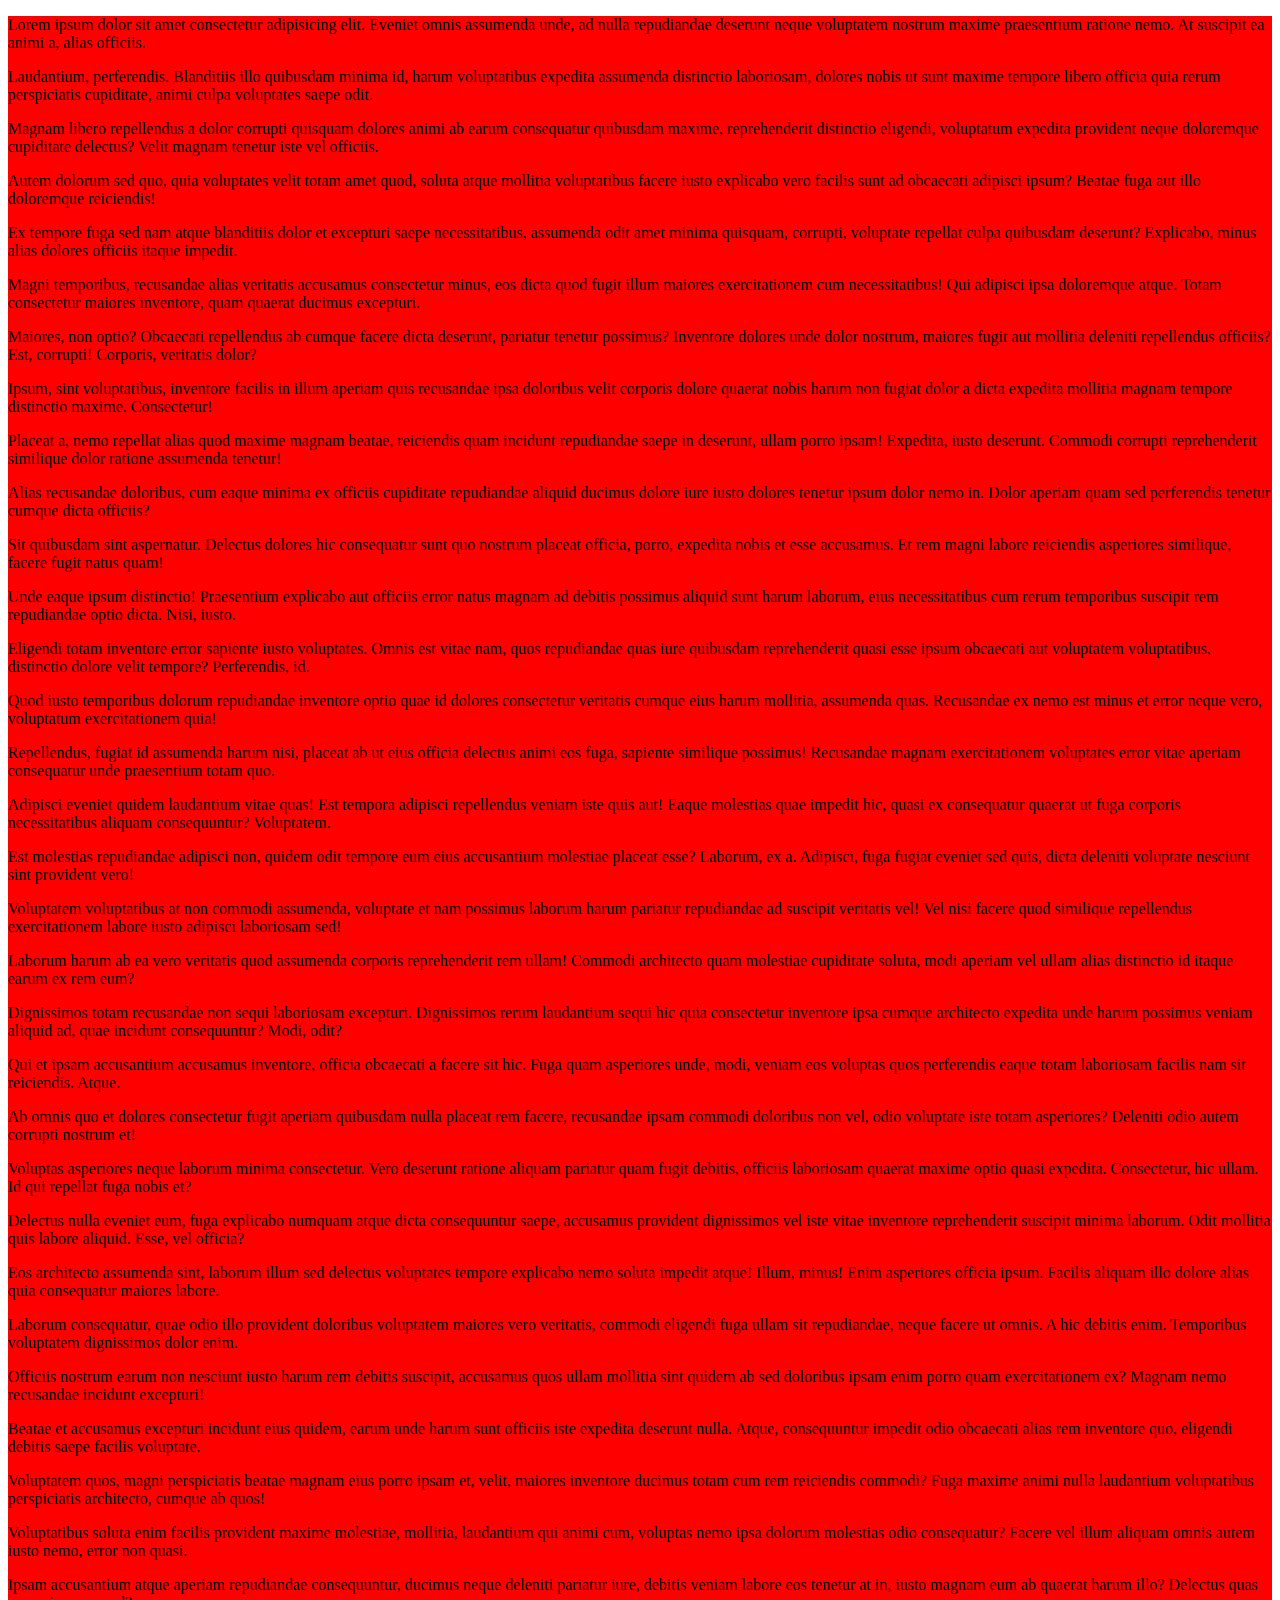
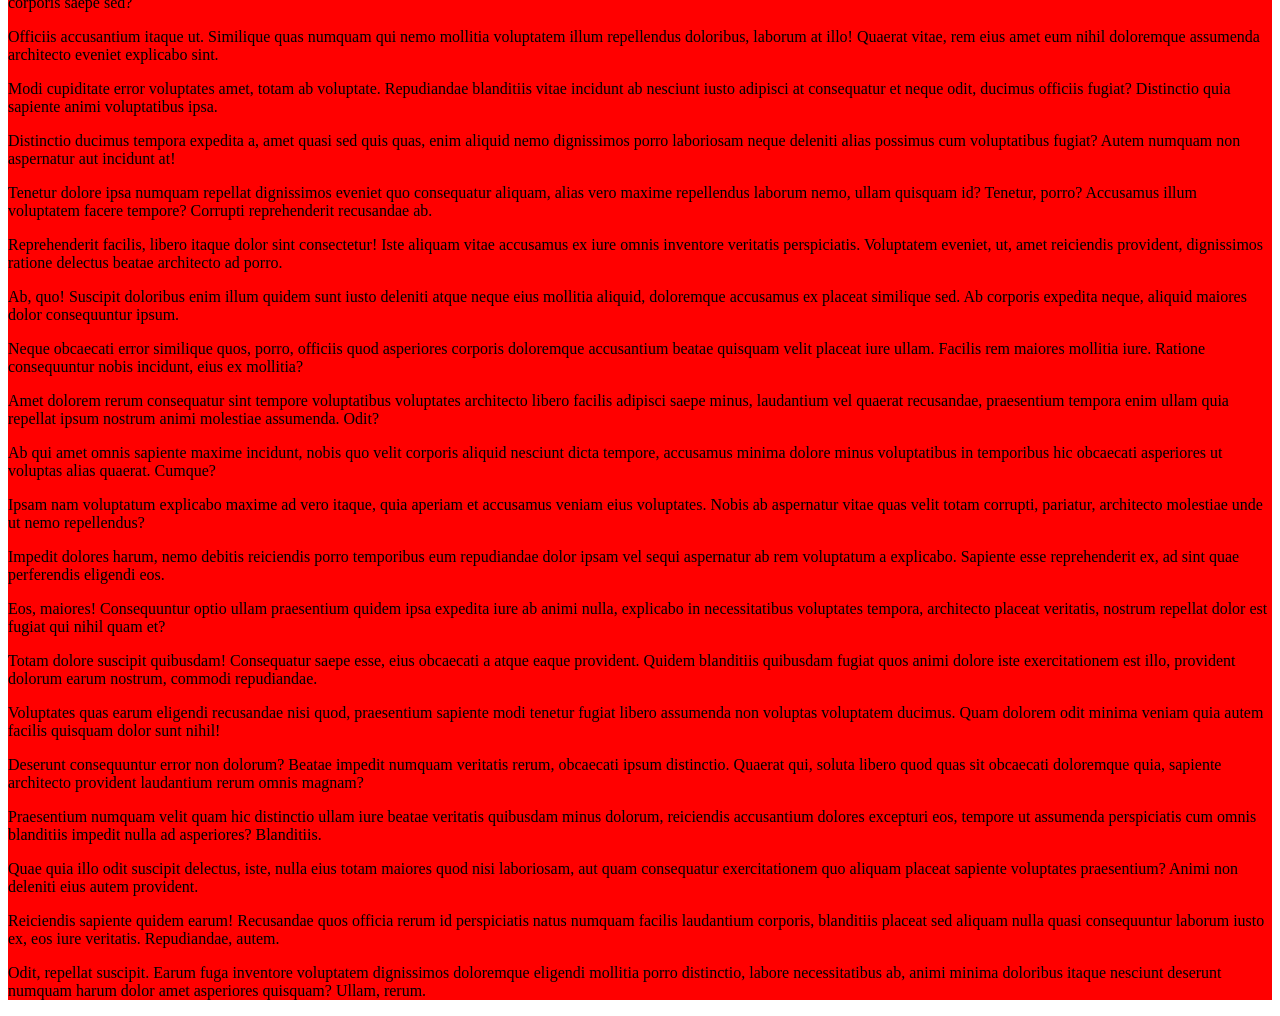
<file: Modulo 2-leccion 05-ejercicio-04-pair-15/index.html>
<!DOCTYPE html>
<html lang="en">

<head>
    <meta charset="UTF-8">
    <meta name="viewport" content="width=device-width, initial-scale=1.0">
    <link rel="stylesheet" href="./styles.css">
    <title>Document</title>
</head>

<body>

    <div class="text">
        <p>Lorem ipsum dolor sit amet consectetur adipisicing elit. Eveniet omnis assumenda unde, ad nulla repudiandae
            deserunt neque voluptatem nostrum maxime praesentium ratione nemo. At suscipit ea animi a, alias officiis.
        </p>
        <p>Laudantium, perferendis. Blanditiis illo quibusdam minima id, harum voluptatibus expedita assumenda
            distinctio laboriosam, dolores nobis ut sunt maxime tempore libero officia quia rerum perspiciatis
            cupiditate, animi culpa voluptates saepe odit.</p>
        <p>Magnam libero repellendus a dolor corrupti quisquam dolores animi ab earum consequatur quibusdam maxime,
            reprehenderit distinctio eligendi, voluptatum expedita provident neque doloremque cupiditate delectus? Velit
            magnam tenetur iste vel officiis.</p>
        <p>Autem dolorum sed quo, quia voluptates velit totam amet quod, soluta atque mollitia voluptatibus facere iusto
            explicabo vero facilis sunt ad obcaecati adipisci ipsum? Beatae fuga aut illo doloremque reiciendis!</p>
        <p>Ex tempore fuga sed nam atque blanditiis dolor et excepturi saepe necessitatibus, assumenda odit amet minima
            quisquam, corrupti, voluptate repellat culpa quibusdam deserunt? Explicabo, minus alias dolores officiis
            itaque impedit.</p>
        <p>Magni temporibus, recusandae alias veritatis accusamus consectetur minus, eos dicta quod fugit illum maiores
            exercitationem cum necessitatibus! Qui adipisci ipsa doloremque atque. Totam consectetur maiores inventore,
            quam quaerat ducimus excepturi.</p>
        <p>Maiores, non optio? Obcaecati repellendus ab cumque facere dicta deserunt, pariatur tenetur possimus?
            Inventore dolores unde dolor nostrum, maiores fugit aut mollitia deleniti repellendus officiis? Est,
            corrupti! Corporis, veritatis dolor?</p>
        <p>Ipsum, sint voluptatibus, inventore facilis in illum aperiam quis recusandae ipsa doloribus velit corporis
            dolore quaerat nobis harum non fugiat dolor a dicta expedita mollitia magnam tempore distinctio maxime.
            Consectetur!</p>
        <p>Placeat a, nemo repellat alias quod maxime magnam beatae, reiciendis quam incidunt repudiandae saepe in
            deserunt, ullam porro ipsam! Expedita, iusto deserunt. Commodi corrupti reprehenderit similique dolor
            ratione assumenda tenetur!</p>
        <p>Alias recusandae doloribus, cum eaque minima ex officiis cupiditate repudiandae aliquid ducimus dolore iure
            iusto dolores tenetur ipsum dolor nemo in. Dolor aperiam quam sed perferendis tenetur cumque dicta officiis?
        </p>
        <p>Sit quibusdam sint aspernatur. Delectus dolores hic consequatur sunt quo nostrum placeat officia, porro,
            expedita nobis et esse accusamus. Et rem magni labore reiciendis asperiores similique, facere fugit natus
            quam!</p>
        <p>Unde eaque ipsum distinctio! Praesentium explicabo aut officiis error natus magnam ad debitis possimus
            aliquid sunt harum laborum, eius necessitatibus cum rerum temporibus suscipit rem repudiandae optio dicta.
            Nisi, iusto.</p>
        <p>Eligendi totam inventore error sapiente iusto voluptates. Omnis est vitae nam, quos repudiandae quas iure
            quibusdam reprehenderit quasi esse ipsum obcaecati aut voluptatem voluptatibus, distinctio dolore velit
            tempore? Perferendis, id.</p>
        <p>Quod iusto temporibus dolorum repudiandae inventore optio quae id dolores consectetur veritatis cumque eius
            harum mollitia, assumenda quas. Recusandae ex nemo est minus et error neque vero, voluptatum exercitationem
            quia!</p>
        <p>Repellendus, fugiat id assumenda harum nisi, placeat ab ut eius officia delectus animi eos fuga, sapiente
            similique possimus! Recusandae magnam exercitationem voluptates error vitae aperiam consequatur unde
            praesentium totam quo.</p>
        <p>Adipisci eveniet quidem laudantium vitae quas! Est tempora adipisci repellendus veniam iste quis aut! Eaque
            molestias quae impedit hic, quasi ex consequatur quaerat ut fuga corporis necessitatibus aliquam
            consequuntur? Voluptatem.</p>
        <p>Est molestias repudiandae adipisci non, quidem odit tempore eum eius accusantium molestiae placeat esse?
            Laborum, ex a. Adipisci, fuga fugiat eveniet sed quis, dicta deleniti voluptate nesciunt sint provident
            vero!</p>
        <p>Voluptatem voluptatibus at non commodi assumenda, voluptate et nam possimus laborum harum pariatur
            repudiandae ad suscipit veritatis vel! Vel nisi facere quod similique repellendus exercitationem labore
            iusto adipisci laboriosam sed!</p>
        <p>Laborum harum ab ea vero veritatis quod assumenda corporis reprehenderit rem ullam! Commodi architecto quam
            molestiae cupiditate soluta, modi aperiam vel ullam alias distinctio id itaque earum ex rem eum?</p>
        <p>Dignissimos totam recusandae non sequi laboriosam excepturi. Dignissimos rerum laudantium sequi hic quia
            consectetur inventore ipsa cumque architecto expedita unde harum possimus veniam aliquid ad, quae incidunt
            consequuntur? Modi, odit?</p>
        <p>Qui et ipsam accusantium accusamus inventore, officia obcaecati a facere sit hic. Fuga quam asperiores unde,
            modi, veniam eos voluptas quos perferendis eaque totam laboriosam facilis nam sit reiciendis. Atque.</p>
        <p>Ab omnis quo et dolores consectetur fugit aperiam quibusdam nulla placeat rem facere, recusandae ipsam
            commodi doloribus non vel, odio voluptate iste totam asperiores? Deleniti odio autem corrupti nostrum et!
        </p>
        <p>Voluptas asperiores neque laborum minima consectetur. Vero deserunt ratione aliquam pariatur quam fugit
            debitis, officiis laboriosam quaerat maxime optio quasi expedita. Consectetur, hic ullam. Id qui repellat
            fuga nobis et?</p>
        <p>Delectus nulla eveniet eum, fuga explicabo numquam atque dicta consequuntur saepe, accusamus provident
            dignissimos vel iste vitae inventore reprehenderit suscipit minima laborum. Odit mollitia quis labore
            aliquid. Esse, vel officia?</p>
        <p>Eos architecto assumenda sint, laborum illum sed delectus voluptates tempore explicabo nemo soluta impedit
            atque! Illum, minus! Enim asperiores officia ipsum. Facilis aliquam illo dolore alias quia consequatur
            maiores labore.</p>
        <p>Laborum consequatur, quae odio illo provident doloribus voluptatem maiores vero veritatis, commodi eligendi
            fuga ullam sit repudiandae, neque facere ut omnis. A hic debitis enim. Temporibus voluptatem dignissimos
            dolor enim.</p>
        <p>Officiis nostrum earum non nesciunt iusto harum rem debitis suscipit, accusamus quos ullam mollitia sint
            quidem ab sed doloribus ipsam enim porro quam exercitationem ex? Magnam nemo recusandae incidunt excepturi!
        </p>
        <p>Beatae et accusamus excepturi incidunt eius quidem, earum unde harum sunt officiis iste expedita deserunt
            nulla. Atque, consequuntur impedit odio obcaecati alias rem inventore quo, eligendi debitis saepe facilis
            voluptate.</p>
        <p>Voluptatem quos, magni perspiciatis beatae magnam eius porro ipsam et, velit, maiores inventore ducimus totam
            cum rem reiciendis commodi? Fuga maxime animi nulla laudantium voluptatibus perspiciatis architecto, cumque
            ab quos!</p>
        <p>Voluptatibus soluta enim facilis provident maxime molestiae, mollitia, laudantium qui animi cum, voluptas
            nemo ipsa dolorum molestias odio consequatur? Facere vel illum aliquam omnis autem iusto nemo, error non
            quasi.</p>
        <p>Ipsam accusantium atque aperiam repudiandae consequuntur, ducimus neque deleniti pariatur iure, debitis
            veniam labore eos tenetur at in, iusto magnam eum ab quaerat harum illo? Delectus quas corporis saepe sed?
        </p>
        <p>Officiis accusantium itaque ut. Similique quas numquam qui nemo mollitia voluptatem illum repellendus
            doloribus, laborum at illo! Quaerat vitae, rem eius amet eum nihil doloremque assumenda architecto eveniet
            explicabo sint.</p>
        <p>Modi cupiditate error voluptates amet, totam ab voluptate. Repudiandae blanditiis vitae incidunt ab nesciunt
            iusto adipisci at consequatur et neque odit, ducimus officiis fugiat? Distinctio quia sapiente animi
            voluptatibus ipsa.</p>
        <p>Distinctio ducimus tempora expedita a, amet quasi sed quis quas, enim aliquid nemo dignissimos porro
            laboriosam neque deleniti alias possimus cum voluptatibus fugiat? Autem numquam non aspernatur aut incidunt
            at!</p>
        <p>Tenetur dolore ipsa numquam repellat dignissimos eveniet quo consequatur aliquam, alias vero maxime
            repellendus laborum nemo, ullam quisquam id? Tenetur, porro? Accusamus illum voluptatem facere tempore?
            Corrupti reprehenderit recusandae ab.</p>
        <p>Reprehenderit facilis, libero itaque dolor sint consectetur! Iste aliquam vitae accusamus ex iure omnis
            inventore veritatis perspiciatis. Voluptatem eveniet, ut, amet reiciendis provident, dignissimos ratione
            delectus beatae architecto ad porro.</p>
        <p>Ab, quo! Suscipit doloribus enim illum quidem sunt iusto deleniti atque neque eius mollitia aliquid,
            doloremque accusamus ex placeat similique sed. Ab corporis expedita neque, aliquid maiores dolor
            consequuntur ipsum.</p>
        <p>Neque obcaecati error similique quos, porro, officiis quod asperiores corporis doloremque accusantium beatae
            quisquam velit placeat iure ullam. Facilis rem maiores mollitia iure. Ratione consequuntur nobis incidunt,
            eius ex mollitia?</p>
        <p>Amet dolorem rerum consequatur sint tempore voluptatibus voluptates architecto libero facilis adipisci saepe
            minus, laudantium vel quaerat recusandae, praesentium tempora enim ullam quia repellat ipsum nostrum animi
            molestiae assumenda. Odit?</p>
        <p>Ab qui amet omnis sapiente maxime incidunt, nobis quo velit corporis aliquid nesciunt dicta tempore,
            accusamus minima dolore minus voluptatibus in temporibus hic obcaecati asperiores ut voluptas alias quaerat.
            Cumque?</p>
        <p>Ipsam nam voluptatum explicabo maxime ad vero itaque, quia aperiam et accusamus veniam eius voluptates. Nobis
            ab aspernatur vitae quas velit totam corrupti, pariatur, architecto molestiae unde ut nemo repellendus?</p>
        <p>Impedit dolores harum, nemo debitis reiciendis porro temporibus eum repudiandae dolor ipsam vel sequi
            aspernatur ab rem voluptatum a explicabo. Sapiente esse reprehenderit ex, ad sint quae perferendis eligendi
            eos.</p>
        <p>Eos, maiores! Consequuntur optio ullam praesentium quidem ipsa expedita iure ab animi nulla, explicabo in
            necessitatibus voluptates tempora, architecto placeat veritatis, nostrum repellat dolor est fugiat qui nihil
            quam et?</p>
        <p>Totam dolore suscipit quibusdam! Consequatur saepe esse, eius obcaecati a atque eaque provident. Quidem
            blanditiis quibusdam fugiat quos animi dolore iste exercitationem est illo, provident dolorum earum nostrum,
            commodi repudiandae.</p>
        <p>Voluptates quas earum eligendi recusandae nisi quod, praesentium sapiente modi tenetur fugiat libero
            assumenda non voluptas voluptatem ducimus. Quam dolorem odit minima veniam quia autem facilis quisquam dolor
            sunt nihil!</p>
        <p>Deserunt consequuntur error non dolorum? Beatae impedit numquam veritatis rerum, obcaecati ipsum distinctio.
            Quaerat qui, soluta libero quod quas sit obcaecati doloremque quia, sapiente architecto provident laudantium
            rerum omnis magnam?</p>
        <p>Praesentium numquam velit quam hic distinctio ullam iure beatae veritatis quibusdam minus dolorum, reiciendis
            accusantium dolores excepturi eos, tempore ut assumenda perspiciatis cum omnis blanditiis impedit nulla ad
            asperiores? Blanditiis.</p>
        <p>Quae quia illo odit suscipit delectus, iste, nulla eius totam maiores quod nisi laboriosam, aut quam
            consequatur exercitationem quo aliquam placeat sapiente voluptates praesentium? Animi non deleniti eius
            autem provident.</p>
        <p>Reiciendis sapiente quidem earum! Recusandae quos officia rerum id perspiciatis natus numquam facilis
            laudantium corporis, blanditiis placeat sed aliquam nulla quasi consequuntur laborum iusto ex, eos iure
            veritatis. Repudiandae, autem.</p>
        <p>Odit, repellat suscipit. Earum fuga inventore voluptatem dignissimos doloremque eligendi mollitia porro
            distinctio, labore necessitatibus ab, animi minima doloribus itaque nesciunt deserunt numquam harum dolor
            amet asperiores quisquam? Ullam, rerum.</p>
    </div>
    <script src="./main.js"></script>
</body>

</html>
</file>
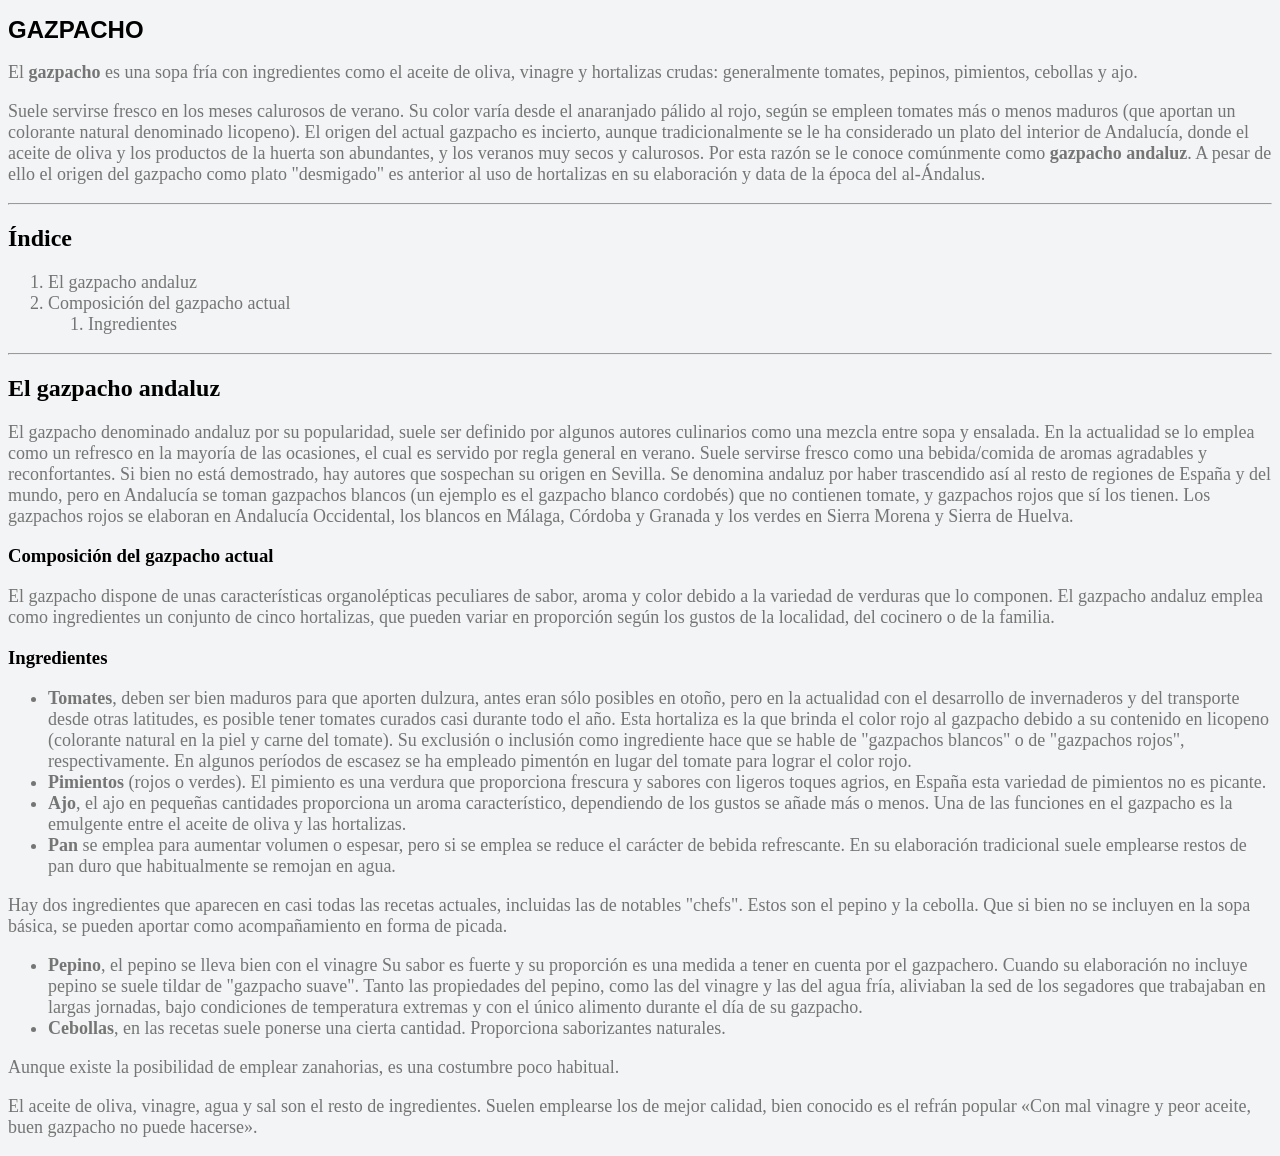
<file: modulo-1-leccion-01-ejercicio-01-gazpacho-marcjanna/index.html>
<!DOCTYPE html>
<html lang="es">
  <head>
    <meta charset="utf-8" />
    <title>Gazpacho - receta</title>
    <link rel="stylesheet" href="style.css" />
  </head>
  <body>
    <h1 class="uppercase">Gazpacho</h1>
    <p>
      El <span class="bold">gazpacho</span> es una sopa fría con ingredientes
      como el aceite de oliva, vinagre y hortalizas crudas: generalmente
      tomates, pepinos, pimientos, cebollas y ajo.
    </p>
    <p>
      Suele servirse fresco en los meses calurosos de verano. Su color varía
      desde el anaranjado pálido al rojo, según se empleen tomates más o menos
      maduros (que aportan un colorante natural denominado licopeno). El origen
      del actual gazpacho es incierto, aunque tradicionalmente se le ha
      considerado un plato del interior de Andalucía, donde el aceite de oliva y
      los productos de la huerta son abundantes, y los veranos muy secos y
      calurosos.​ Por esta razón se le conoce comúnmente como
      <span class="bold">gazpacho andaluz</span>. A pesar de ello el origen del
      gazpacho como plato "desmigado" es anterior al uso de hortalizas en su
      elaboración y data de la época del al-Ándalus.​
    </p>
    <hr />
    <h2>Índice</h2>
    <ol>
      <li>El gazpacho andaluz</li>
      <li>Composición del gazpacho actual</li>
      <ol>
        <li>Ingredientes</li>
      </ol>
    </ol>
    <hr />
    <h2>El gazpacho andaluz</h2>
    <p>
      El gazpacho denominado andaluz por su popularidad, suele ser definido por
      algunos autores culinarios como una mezcla entre sopa y ensalada. En la
      actualidad se lo emplea como un refresco en la mayoría de las ocasiones,
      el cual es servido por regla general en verano. Suele servirse fresco como
      una bebida/comida de aromas agradables y reconfortantes. Si bien no está
      demostrado, hay autores que sospechan su origen en Sevilla. Se denomina
      andaluz por haber trascendido así al resto de regiones de España y del
      mundo, pero en Andalucía se toman gazpachos blancos (un ejemplo es el
      gazpacho blanco cordobés) que no contienen tomate, y gazpachos rojos que
      sí los tienen. Los gazpachos rojos se elaboran en Andalucía Occidental,
      los blancos en Málaga, Córdoba y Granada y los verdes en Sierra Morena y
      Sierra de Huelva.
    </p>
    <h3>Composición del gazpacho actual</h3>
    <p>
      El gazpacho dispone de unas características organolépticas peculiares de
      sabor, aroma y color debido a la variedad de verduras que lo componen. El
      gazpacho andaluz emplea como ingredientes un conjunto de cinco hortalizas,
      que pueden variar en proporción según los gustos de la localidad, del
      cocinero o de la familia.
    </p>
    <h3>Ingredientes</h3>
    <ul>
      <li>
        <span class="bold">Tomates</span>, deben ser bien maduros para que
        aporten dulzura, antes eran sólo posibles en otoño, pero en la
        actualidad con el desarrollo de invernaderos y del transporte desde
        otras latitudes, es posible tener tomates curados casi durante todo el
        año. Esta hortaliza es la que brinda el color rojo al gazpacho debido a
        su contenido en licopeno (colorante natural en la piel y carne del
        tomate). Su exclusión o inclusión como ingrediente hace que se hable de
        "gazpachos blancos" o de "gazpachos rojos", respectivamente. En algunos
        períodos de escasez se ha empleado pimentón en lugar del tomate para
        lograr el color rojo.
      </li>
      <li>
        <span class="bold">Pimientos</span> (rojos o verdes). El pimiento es una
        verdura que proporciona frescura y sabores con ligeros toques agrios, en
        España esta variedad de pimientos no es picante.
      </li>
      <li>
        <span class="bold">Ajo</span>, el ajo en pequeñas cantidades proporciona
        un aroma característico, dependiendo de los gustos se añade más o menos.
        Una de las funciones en el gazpacho es la emulgente entre el aceite de
        oliva y las hortalizas.
      </li>
      <li>
        <span class="bold">Pan</span> se emplea para aumentar volumen o espesar,
        pero si se emplea se reduce el carácter de bebida refrescante. En su
        elaboración tradicional suele emplearse restos de pan duro que
        habitualmente se remojan en agua.
      </li>
    </ul>
    <p>
      Hay dos ingredientes que aparecen en casi todas las recetas actuales,
      incluidas las de notables "chefs". Estos son el pepino y la cebolla. Que
      si bien no se incluyen en la sopa básica, se pueden aportar como
      acompañamiento en forma de picada.
    </p>
    <ul>
      <li>
        <span class="bold">Pepino</span>, el pepino se lleva bien con el vinagre
        Su sabor es fuerte y su proporción es una medida a tener en cuenta por
        el gazpachero. Cuando su elaboración no incluye pepino se suele tildar
        de "gazpacho suave". Tanto las propiedades del pepino, como las del
        vinagre y las del agua fría, aliviaban la sed de los segadores que
        trabajaban en largas jornadas, bajo condiciones de temperatura extremas
        y con el único alimento durante el día de su gazpacho.
      </li>
      <li>
        <span class="bold">Cebollas</span>, en las recetas suele ponerse una
        cierta cantidad. Proporciona saborizantes naturales.
      </li>
    </ul>
    <p>
      Aunque existe la posibilidad de emplear zanahorias, es una costumbre poco
      habitual.
    </p>
    <p>
      El aceite de oliva, vinagre, agua y sal son el resto de ingredientes.
      Suelen emplearse los de mejor calidad, bien conocido es el refrán popular
      «Con mal vinagre y peor aceite, buen gazpacho no puede hacerse».
    </p>
  </body>
</html>
</file>
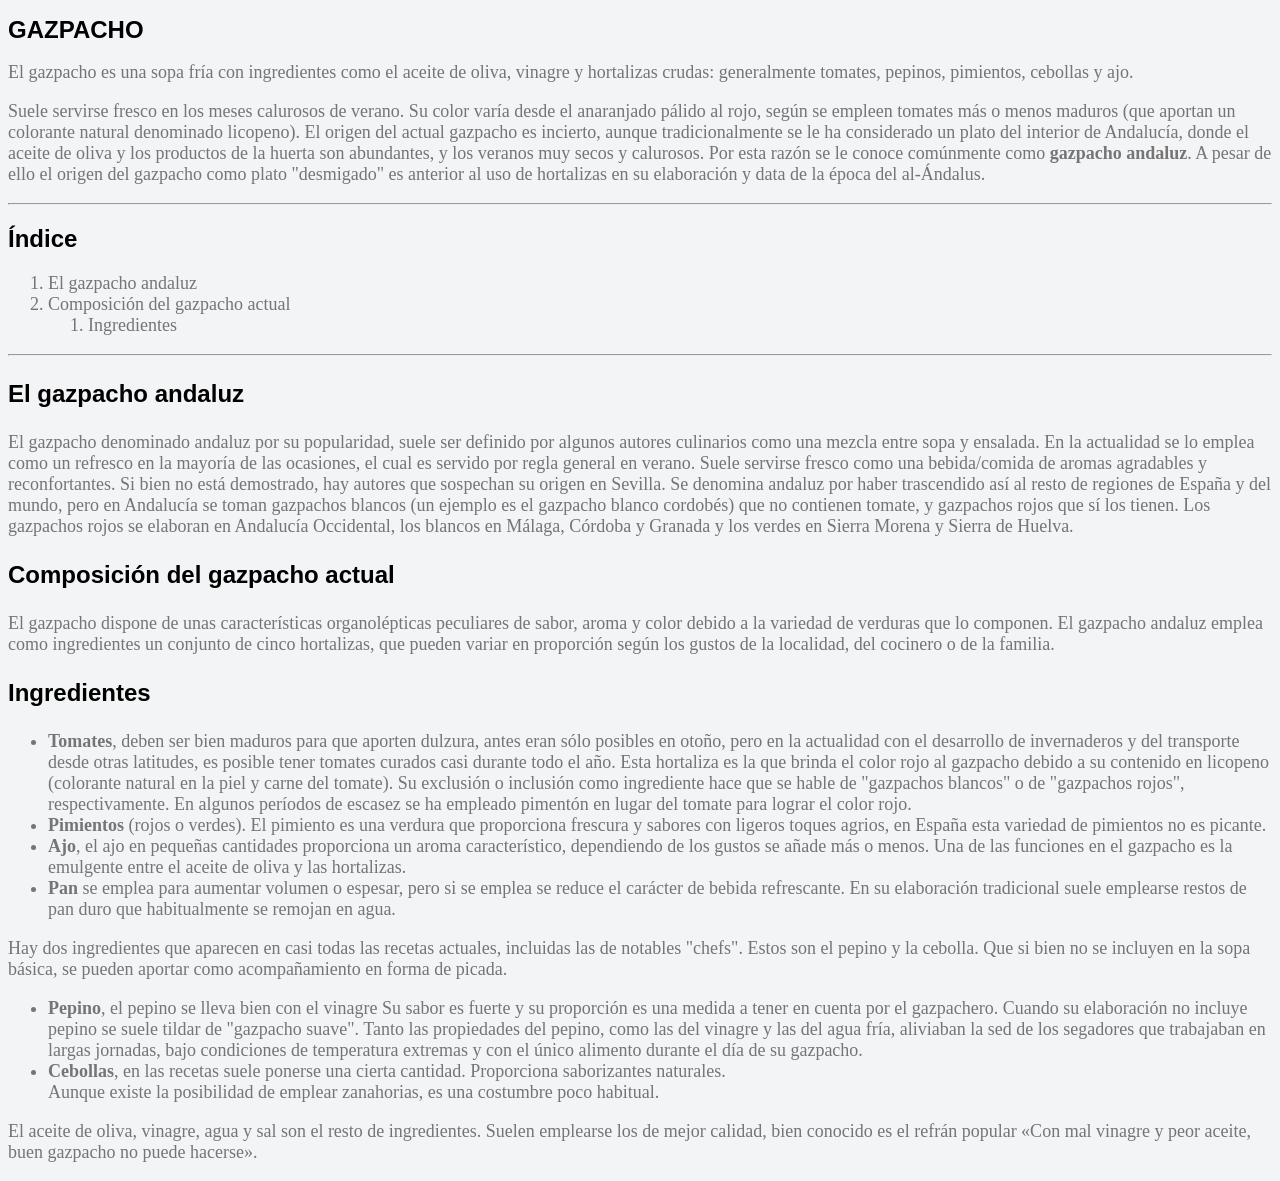
<file: modulo-1-leccion-01-ejercicio-06-Berta/index.html>
<!DOCTYPE html>
<html lang="es">
  <head>
    <meta charset="utf-8" />
    <title>Mi página</title>
    <link rel="stylesheet" href="style.css" />
  </head>
  <body>
    <h1>GAZPACHO</h1>
    <p>El gazpacho es una sopa fría con ingredientes como el aceite de oliva, vinagre y hortalizas crudas: generalmente tomates, pepinos, pimientos, cebollas y ajo.</p>
    <p>Suele servirse fresco en los meses calurosos de verano. Su color varía desde el anaranjado pálido al rojo, según se empleen tomates más o menos maduros (que aportan un colorante natural denominado licopeno).​ El origen del actual gazpacho es incierto, aunque tradicionalmente se le ha considerado un plato del interior de Andalucía, donde el aceite de oliva y los productos de la huerta son abundantes, y los veranos muy secos y calurosos.​ Por esta razón se le conoce comúnmente como <strong>gazpacho andaluz</strong>. A pesar de ello el origen del gazpacho como plato "desmigado" es anterior al uso de hortalizas en su elaboración y data de la época del al-Ándalus.​</p>
    <hr>
    <h2>Índice</h2>
        <ol>
            <li>El gazpacho andaluz</li>
            <li>Composición del gazpacho actual
                <ol>
                    <li>Ingredientes</li>
                </ol>
            </li>
        </ol>
    <hr>
    <h3>El gazpacho andaluz</h3>
    <p>El gazpacho denominado andaluz por su popularidad, suele ser definido por algunos autores culinarios como una mezcla entre sopa y ensalada. En la actualidad se lo emplea como un refresco en la mayoría de las ocasiones, el cual es servido por regla general en verano. Suele servirse fresco como una bebida/comida de aromas agradables y reconfortantes. Si bien no está demostrado, hay autores que sospechan su origen en Sevilla. Se denomina andaluz por haber trascendido así al resto de regiones de España y del mundo, pero en Andalucía se toman gazpachos blancos (un ejemplo es el gazpacho blanco cordobés) que no contienen tomate, y gazpachos rojos que sí los tienen. Los gazpachos rojos se elaboran en Andalucía Occidental, los blancos en Málaga, Córdoba y Granada y los verdes en Sierra Morena y Sierra de Huelva.</p>
    <h3>Composición del gazpacho actual</h3>
    <p>El gazpacho dispone de unas características organolépticas peculiares de sabor, aroma y color debido a la variedad de verduras que lo componen. El gazpacho andaluz emplea como ingredientes un conjunto de cinco hortalizas, que pueden variar en proporción según los gustos de la localidad, del cocinero o de la familia.</p>
    <h3>Ingredientes</h3>
        <ul>
        <li><strong>Tomates</strong>, deben ser bien maduros para que aporten dulzura, antes eran sólo posibles en otoño, pero en la actualidad con el desarrollo de invernaderos y del transporte desde otras latitudes, es posible tener tomates curados casi durante todo el año. Esta hortaliza es la que brinda el color rojo al gazpacho debido a su contenido en licopeno (colorante natural en la piel y carne del tomate). Su exclusión o inclusión como ingrediente hace que se hable de "gazpachos blancos" o de "gazpachos rojos", respectivamente. En algunos períodos de escasez se ha empleado pimentón en lugar del tomate para lograr el color rojo.</li>
        <li><strong>Pimientos</strong> (rojos o verdes). El pimiento es una verdura que proporciona frescura y sabores con ligeros toques agrios, en España esta variedad de pimientos no es picante.</li>
        <li><strong>Ajo</strong>, el ajo en pequeñas cantidades proporciona un aroma característico, dependiendo de los gustos se añade más o menos. Una de las funciones en el gazpacho es la emulgente entre el aceite de oliva y las hortalizas.</li>
        <li><strong>Pan</strong> se emplea para aumentar volumen o espesar, pero si se emplea se reduce el carácter de bebida refrescante. En su elaboración tradicional suele emplearse restos de pan duro que habitualmente se remojan en agua.</li>
    </ul>
    <p>Hay dos ingredientes que aparecen en casi todas las recetas actuales, incluidas las de notables "chefs". Estos son el pepino y la cebolla. Que si bien no se incluyen en la sopa básica, se pueden aportar como acompañamiento en forma de picada.</p>
    <ul>
        <li><strong>Pepino</strong>, el pepino se lleva bien con el vinagre Su sabor es fuerte y su proporción es una medida a tener en cuenta por el gazpachero. Cuando su elaboración no incluye pepino se suele tildar de "gazpacho suave". Tanto las propiedades del pepino, como las del vinagre y las del agua fría, aliviaban la sed de los segadores que trabajaban en largas jornadas, bajo condiciones de temperatura extremas y con el único alimento durante el día de su gazpacho.</li>
        <li><strong>Cebollas</strong>, en las recetas suele ponerse una cierta cantidad. Proporciona saborizantes naturales.
        <br>Aunque existe la posibilidad de emplear zanahorias, es una costumbre poco habitual.</li>
    </ul>
    <p>El aceite de oliva, vinagre, agua y sal son el resto de ingredientes. Suelen emplearse los de mejor calidad, bien conocido es el refrán popular «Con mal vinagre y peor aceite, buen gazpacho no puede hacerse».</p>
</body>
</html>
</file>
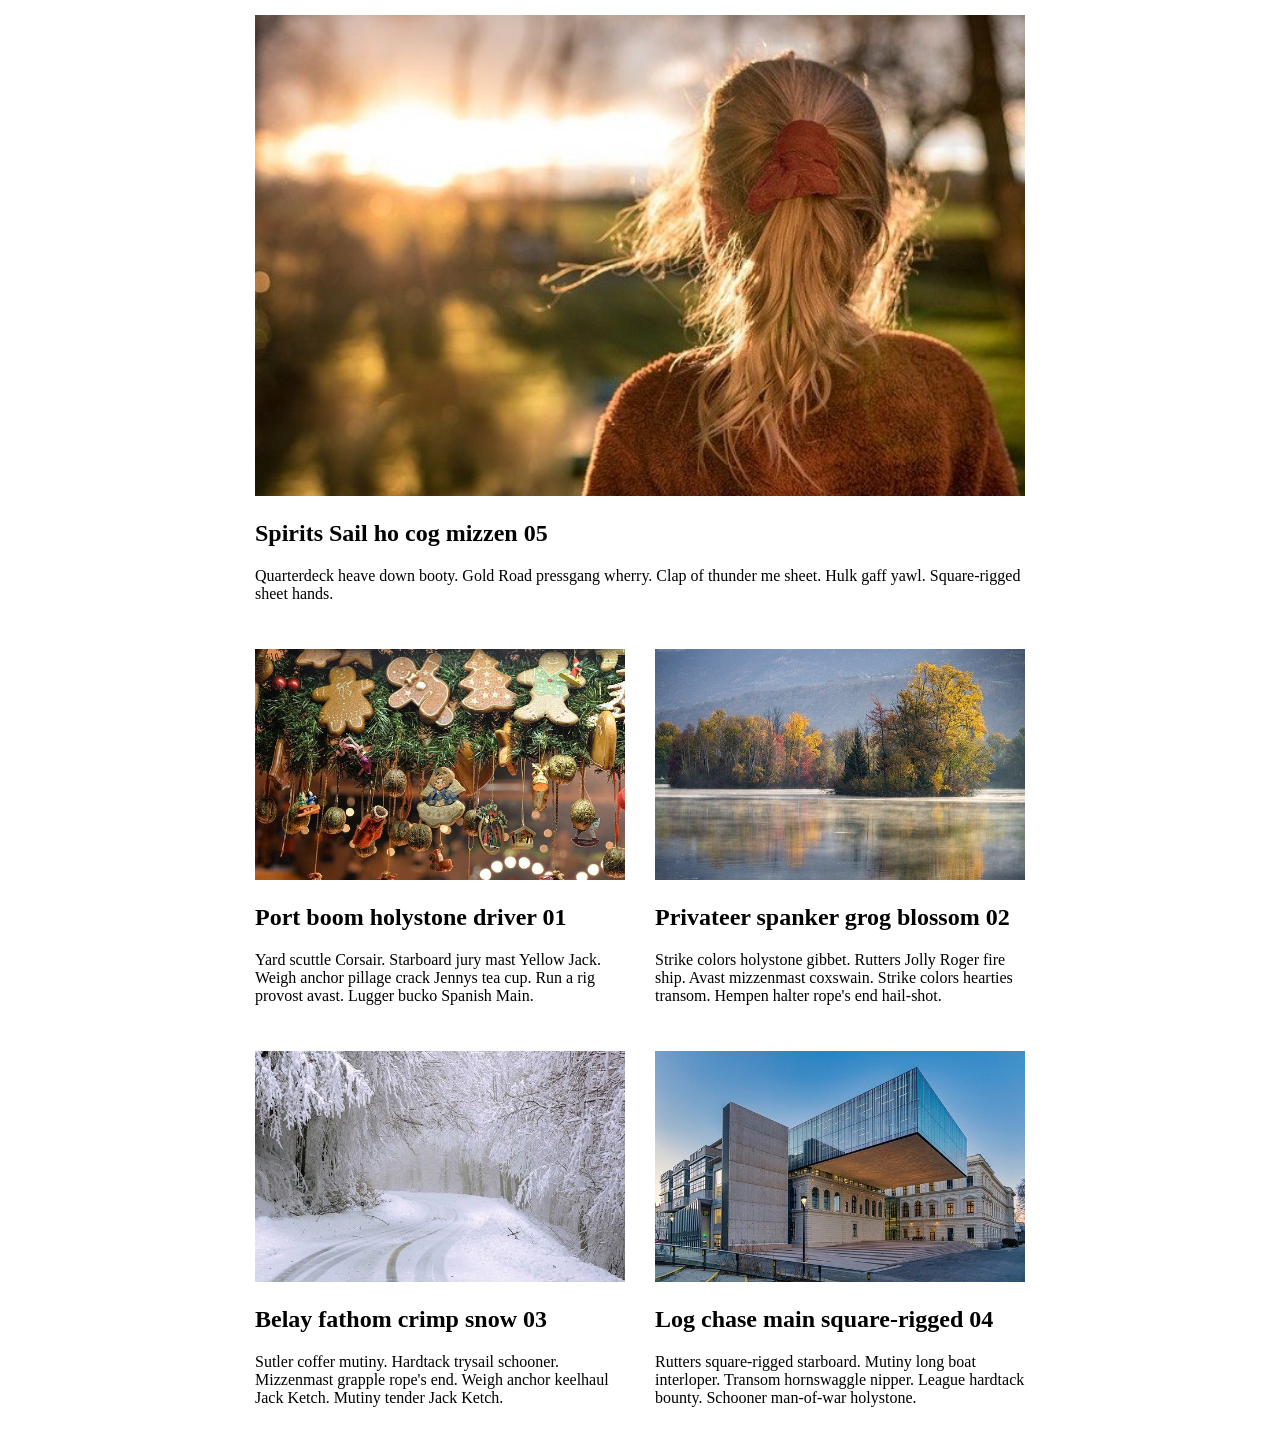
<file: modulo-1-leccion-04-ejercicio-04-flexbox-order-marcjanna/index.html>
<!DOCTYPE html>
<html lang="en">
  <head>
    <meta charset="UTF-8" />
    <meta name="viewport" content="width=device-width, initial-scale=1.0" />
    <link rel="stylesheet" href="./style/main.css" />
    <title>1.4 flexbox - ex. 5 - order</title>
  </head>
  <body class="reset">
    <section class="section container">
      <article class="article item">
        <img
          class="resize"
          src="./images/ex-01-640.jpg"
          alt="Port boom holystone driver"
        />
        <h2>Port boom holystone driver 01</h2>
        <p>
          Yard scuttle Corsair. Starboard jury mast Yellow Jack. Weigh anchor
          pillage crack Jennys tea cup. Run a rig provost avast. Lugger bucko
          Spanish Main.
        </p>
      </article>
      <article class="article item">
        <img
          class="resize"
          src="./images/ex-03-640.jpg"
          alt="rivateer spanker grog blossom"
        />
        <h2>Privateer spanker grog blossom 02</h2>
        <p>
          Strike colors holystone gibbet. Rutters Jolly Roger fire ship. Avast
          mizzenmast coxswain. Strike colors hearties transom. Hempen halter
          rope's end hail-shot.
        </p>
      </article>
      <article class="article item">
        <img
          class="resize"
          src="./images/ex-04-640.jpg"
          alt="Belay fathom crimp snow"
        />
        <h2>Belay fathom crimp snow 03</h2>
        <p>
          Sutler coffer mutiny. Hardtack trysail schooner. Mizzenmast grapple
          rope's end. Weigh anchor keelhaul Jack Ketch. Mutiny tender Jack
          Ketch.
        </p>
      </article>
      <article class="article item">
        <img
          class="resize"
          src="./images/ex-05-640.jpg"
          alt="Log chase main square-rigged"
        />
        <h2>Log chase main square-rigged 04</h2>
        <p>
          Rutters square-rigged starboard. Mutiny long boat interloper. Transom
          hornswaggle nipper. League hardtack bounty. Schooner man-of-war
          holystone.
        </p>
      </article>
      <article class="article item featured">
        <img
          class="resize"
          src="./images/ex-02-640.jpg"
          alt="Spirits Sail ho cog mizzen"
        />
        <h2>Spirits Sail ho cog mizzen 05</h2>
        <p>
          Quarterdeck heave down booty. Gold Road pressgang wherry. Clap of
          thunder me sheet. Hulk gaff yawl. Square-rigged sheet hands.
        </p>
      </article>
    </section>
  </body>
</html>
</file>
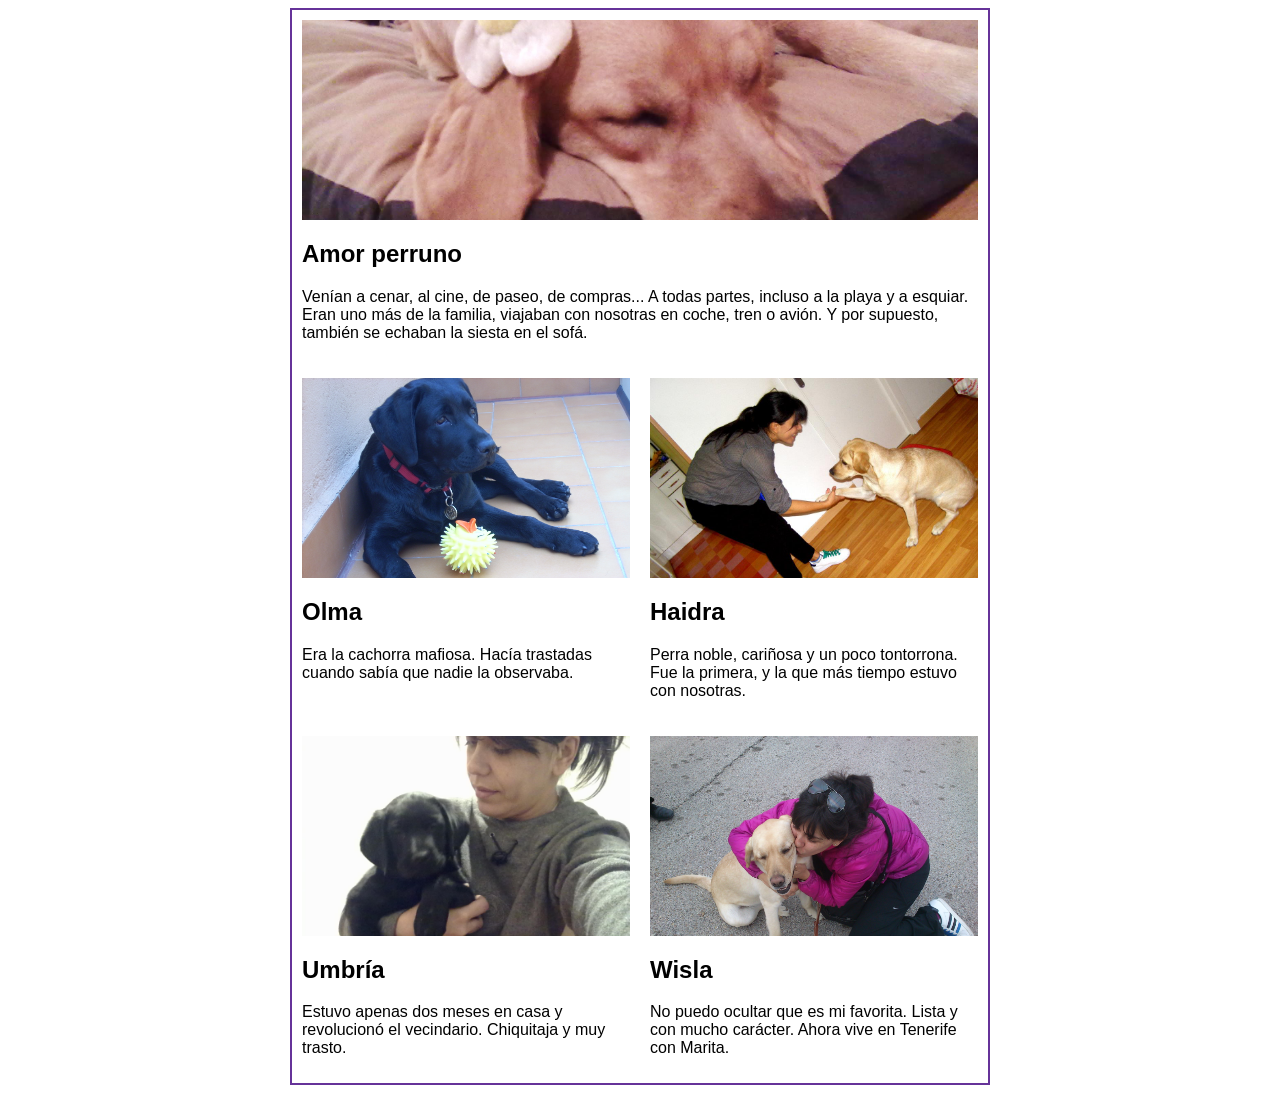
<file: modulo-1-leccion-04-ejercicio-04-order/index.html>
<!DOCTYPE html>
<html lang="es">

<head>
    <meta charset="UTF-8">
    <meta name="viewport" content="width=device-width, initial-scale=1.0">
    <link rel="stylesheet" href="./images/Wisla-flor.jpg">
    <link rel="stylesheet" href="./styles/main.css">
    <title>lesson-04-exercise-04</title>
</head>

<body>
    <main class="mainContainer">
        <article class="news news1">
            <div class="imgWrap">
                <img src="./images/Olma.JPG" alt="Olma" class="image image1">
            </div>
            <h1>Olma</h1>
            <p>Era la cachorra mafiosa. Hacía trastadas cuando sabía que nadie la observaba.
            </p>
        </article>
        <article class="news news2">
            <div class="imgWrap">
                <img src="./images/Haidra.jpg" alt="Haidra" class="image image2">
            </div>
            <h1>Haidra</h1>
            <p>Perra noble, cariñosa y un poco tontorrona. Fue la primera, y la que más tiempo estuvo con nosotras. </p>
        </article>
        <article class="news news3">
            <div class="imgWrap">
                <img src="./images/Umbría.jpg" alt="Umbría" class="image image3">
            </div>
            <h1>Umbría</h1>
            <p>Estuvo apenas dos meses en casa y revolucionó el vecindario. Chiquitaja y muy trasto.</p>
        </article>
        <article class="news news4">
            <div class="imgWrap">
                <img src="./images/Wisla.JPG" alt="Wisla" class="image image4">
            </div>
            <h1>Wisla</h1>
            <p>No puedo ocultar que es mi favorita. Lista y con mucho carácter. Ahora vive en Tenerife con Marita.</p>
        </article>
        <article class="news news5">
            <div class="imgWrap">
                <img src="./images/Wisla-flor.jpg" alt="Wisla flor" class="image image5">
            </div>
            <h1>Amor perruno</h1>
            <p>Venían a cenar, al cine, de paseo, de compras... A todas partes, incluso a la playa y a esquiar. Eran uno
                más de la familia, viajaban con nosotras en coche, tren o avión. Y por supuesto, también se echaban la
                siesta en el sofá.
            </p>
        </article>

    </main>
</body>

</html>
</file>
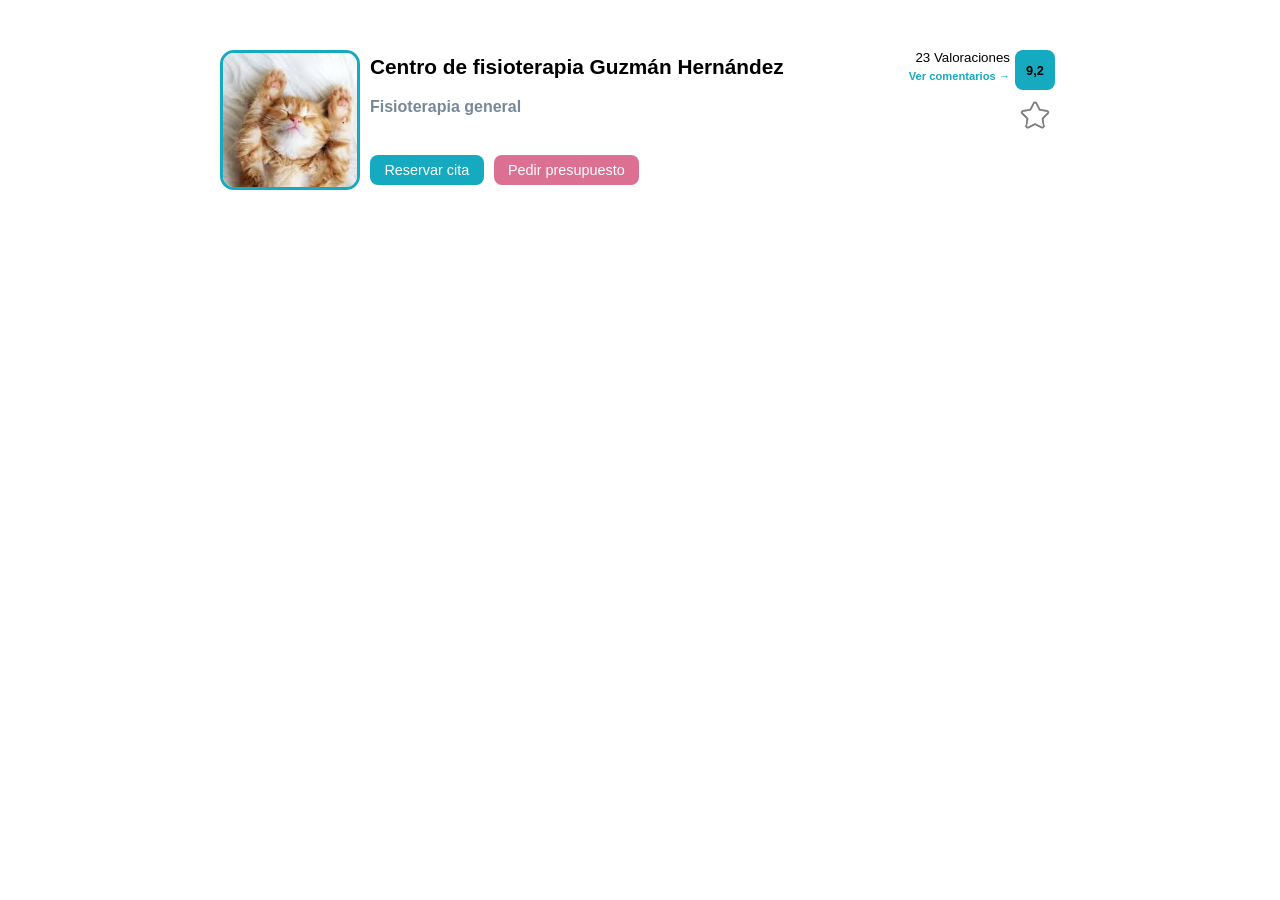
<file: modulo-1-leccion-04-ejercicio-07-composition-with-flex-box/index.html>
<!DOCTYPE html>
<html lang="en">

<head>
    <meta charset="UTF-8">
    <meta name="viewport" content="width=device-width, initial-scale=1.0">
    <title>Composition with flex-box</title>
    <link rel="stylesheet" href="./styles/main.css">
</head>

<body class="body">
    <main class="container">
        <section class="mainSection">
            <img src="./images/gatito.jfif" alt="Gatito" class="photo">
            <div class="menu">
                <h2 class="title">Centro de fisioterapia <span class="name"> guzmán hernández</span></h2>
                <h4 class="subTitle">Fisioterapia general</h4>

                <nav class="listContainer">
                    <ul class="list">
                        <li class="action">
                            <a href="" class="button book">Reservar cita</a>
                        </li>
                        <li class="action">
                            <a href="" class="button budget">Pedir presupuesto</a>
                        </li>
                    </ul>
                </nav>
            </div>
        </section>
        <aside class="asideContainer">
            <div class="opinionsContainer">
                <small class="opinions">23 Valoraciones</small>
                <a href="" class="link">Ver comentarios →</a>
            </div>
            <div class="wrap">
                <div class="points">9,2</div>
                <img src="./images/estrella 2.png" alt="Estrella" class="star">
            </div>
        </aside>
    </main>

</body>

</html>
</file>
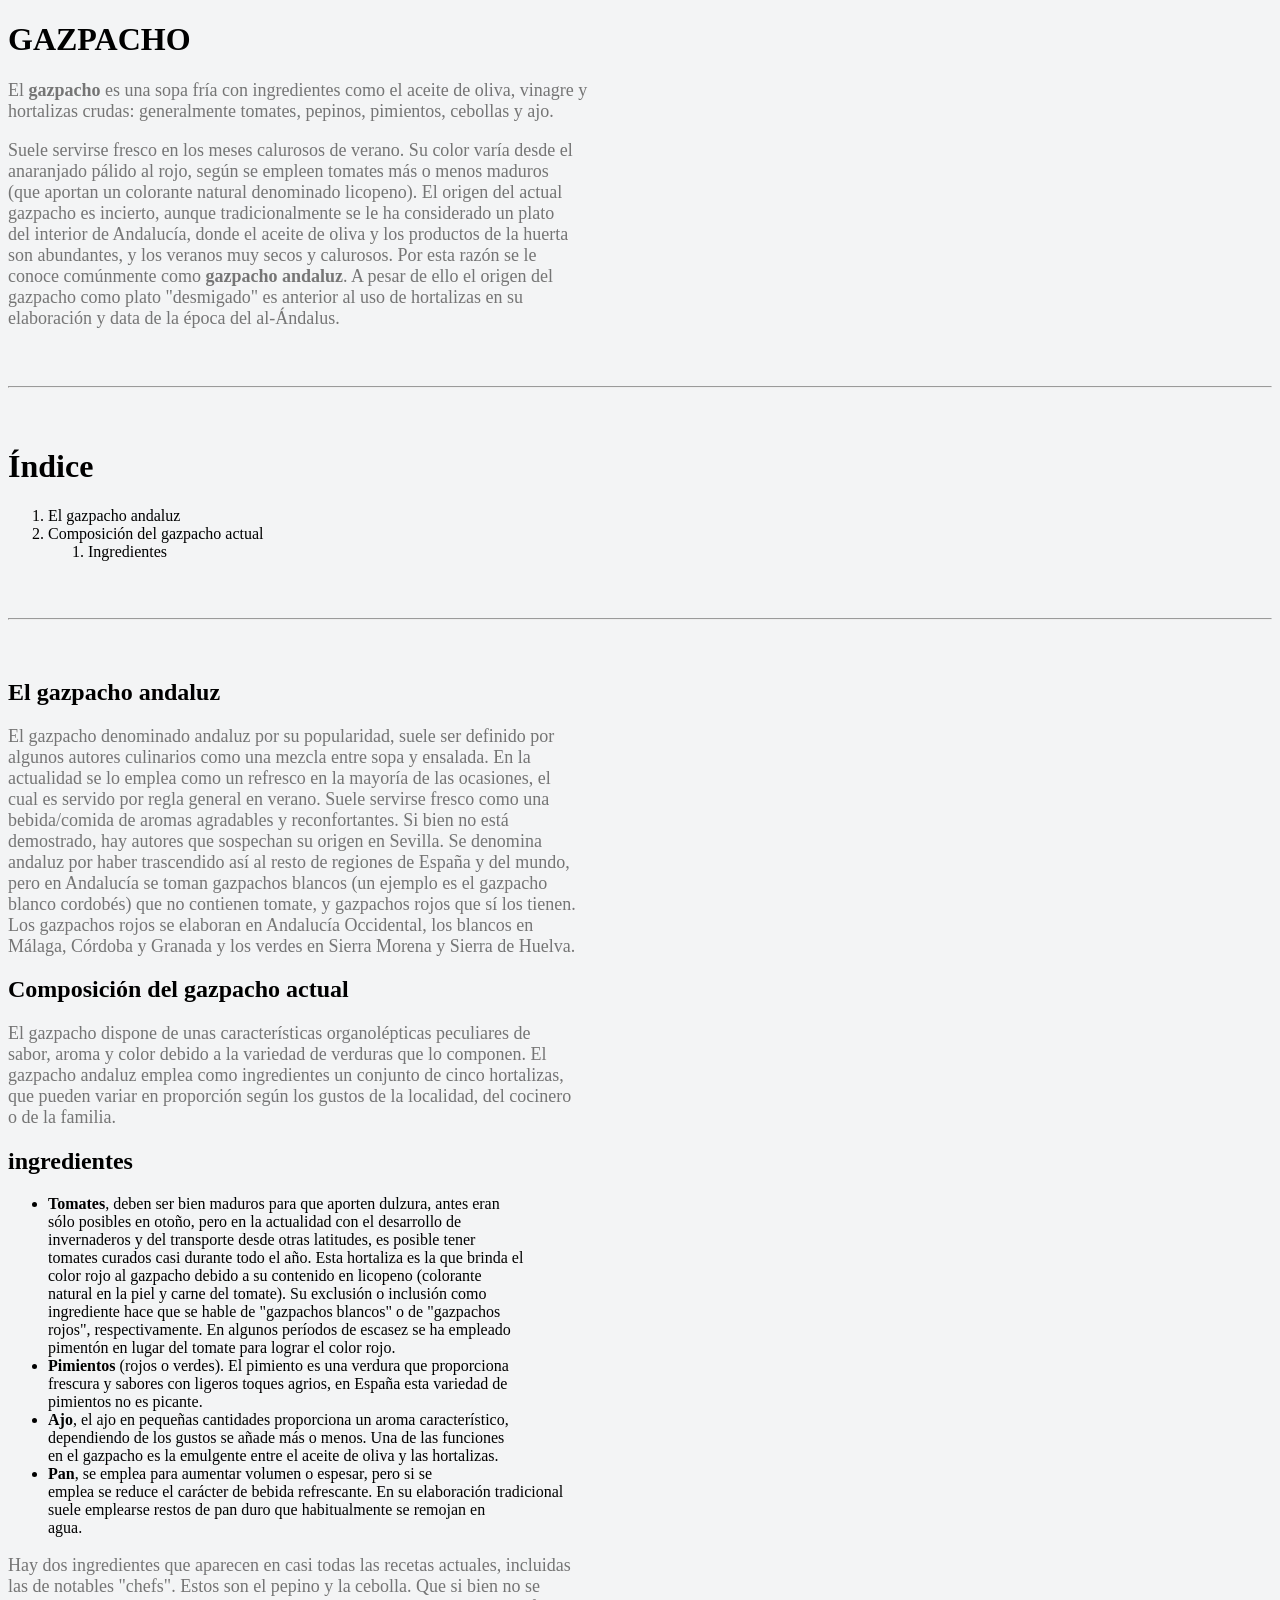
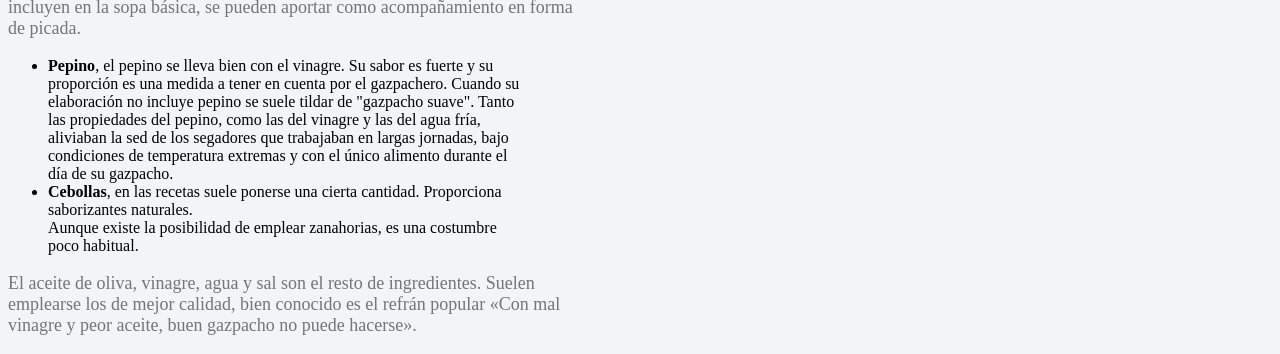
<file: modulo-1-leccion-01-ejercicio-01-sagra/project-folder/index.html>
<!DOCTYPE html>
<html lang="es">
  <head>
    <meta charset="utf-8" />
    <title>Mi página</title>
    <link rel="stylesheet" href="styles/main.css" />
  </head>
  <body>
    <h1>GAZPACHO</h1>
    <p>
      El <strong>gazpacho</strong> es una sopa fría con ingredientes como el aceite de oliva, vinagre y<br />
      hortalizas crudas: generalmente tomates, pepinos, pimientos, cebollas y ajo.
    </p>

    <p>
      Suele servirse fresco en los meses calurosos de verano. Su color varía desde el<br />
      anaranjado pálido al rojo, según se empleen tomates más o menos maduros<br />
      (que aportan un colorante natural denominado licopeno).​ El origen del actual <br />
      gazpacho es incierto, aunque tradicionalmente se le ha considerado un plato<br />
      del interior de Andalucía, donde el aceite de oliva y los productos de la huerta<br />
      son abundantes, y los veranos muy secos y calurosos.​ Por esta razón se le<br />
      conoce comúnmente como <strong>gazpacho andaluz</strong>. A pesar de ello el origen del<br />
      gazpacho como plato "desmigado" es anterior al uso de hortalizas en su<br />
      elaboración y data de la época del al-Ándalus.
    </p>
    <p><br></p>

    <hr>
    <p><br></p>

    <h1>Índice</h1>

    <ol>
      <li>El gazpacho andaluz</li>
      <li>
        Composición del gazpacho actual
        <ol>
          <li>Ingredientes</li>
        </ol>
      </li>
    </ol>
    <p><br></p>
  
    <hr>
    <p><br></p>
  

    <h2>El gazpacho andaluz</h2>

    <p>
      El gazpacho denominado andaluz por su popularidad, suele ser definido por<br />
      algunos autores culinarios como una mezcla entre sopa y ensalada. En la<br />
      actualidad se lo emplea como un refresco en la mayoría de las ocasiones, el<br />
      cual es servido por regla general en verano. Suele servirse fresco como una <br />
      bebida/comida de aromas agradables y reconfortantes. Si bien no está<br />
      demostrado, hay autores que sospechan su origen en Sevilla. Se denomina<br />
      andaluz por haber trascendido así al resto de regiones de España y del mundo,<br />
      pero en Andalucía se toman gazpachos blancos (un ejemplo es el gazpacho<br />
      blanco cordobés) que no contienen tomate, y gazpachos rojos que sí los tienen.<br />
      Los gazpachos rojos se elaboran en Andalucía Occidental, los blancos en <br />
      Málaga, Córdoba y Granada y los verdes en Sierra Morena y Sierra de Huelva.
    </p>

    <h2>Composición del gazpacho actual</h2>

    <p>
      El gazpacho dispone de unas características organolépticas peculiares de<br />
      sabor, aroma y color debido a la variedad de verduras que lo componen. El<br />
      gazpacho andaluz emplea como ingredientes un conjunto de cinco hortalizas,<br />
      que pueden variar en proporción según los gustos de la localidad, del cocinero<br />
      o de la familia.
    </p>

    <h2>ingredientes</h2>

    <ul>
      <li>
        <strong>Tomates</strong>, deben ser bien maduros para que aporten dulzura, antes eran<br />
        sólo posibles en otoño, pero en la actualidad con el desarrollo de<br />
        invernaderos y del transporte desde otras latitudes, es posible tener<br />
        tomates curados casi durante todo el año. Esta hortaliza es la que brinda el <br />
        color rojo al gazpacho debido a su contenido en licopeno (colorante<br />
        natural en la piel y carne del tomate). Su exclusión o inclusión como<br />
        ingrediente hace que se hable de "gazpachos blancos" o de "gazpachos<br />
        rojos", respectivamente. En algunos períodos de escasez se ha empleado<br />
        pimentón en lugar del tomate para lograr el color rojo.
      </li>
      <li>
        <strong>Pimientos</strong> (rojos o verdes). El pimiento es una verdura que proporciona<br />
        frescura y sabores con ligeros toques agrios, en España esta variedad de<br />
        pimientos no es picante.
      </li>
      <li>
        <strong>Ajo</strong>, el ajo en pequeñas cantidades proporciona un aroma característico,<br />
        dependiendo de los gustos se añade más o menos. Una de las funciones<br />
        en el gazpacho es la emulgente entre el aceite de oliva y las hortalizas.
      </li>
      <li>
        <strong>Pan</strong>, se emplea para aumentar volumen o espesar, pero si se<br />
        emplea se reduce el carácter de bebida refrescante. En su elaboración tradicional<br />
        suele emplearse restos de pan duro que habitualmente se remojan en<br />
        agua.
      </li>
    </ul>
    <p>
      Hay dos ingredientes que aparecen en casi todas las recetas actuales, incluidas<br />
      las de notables "chefs". Estos son el pepino y la cebolla. Que si bien no se<br />
      incluyen en la sopa básica, se pueden aportar como acompañamiento en forma<br />
      de picada.
    </p>
    <ul>
      <li>
        <strong>Pepino</strong>, el pepino se lleva bien con el vinagre. Su sabor es fuerte y su<br />
        proporción es una medida a tener en cuenta por el gazpachero. Cuando su<br />
        elaboración no incluye pepino se suele tildar de "gazpacho suave". Tanto<br />
        las propiedades del pepino, como las del vinagre y las del agua fría,<br />
        aliviaban la sed de los segadores que trabajaban en largas jornadas, bajo<br />
        condiciones de temperatura extremas y con el único alimento durante el<br />
        día de su gazpacho.
      </li>
      <li>
        <strong>Cebollas</strong>, en las recetas suele ponerse una cierta cantidad. Proporciona<br />
        saborizantes naturales.<br />
        Aunque existe la posibilidad de emplear zanahorias, es una costumbre<br />
        poco habitual.
      </li>
    </ul>
    <p>
      El aceite de oliva, vinagre, agua y sal son el resto de ingredientes. Suelen<br />
      emplearse los de mejor calidad, bien conocido es el refrán popular «Con mal <br />
      vinagre y peor aceite, buen gazpacho no puede hacerse».
    </p>
  </body>
</html>
</file>
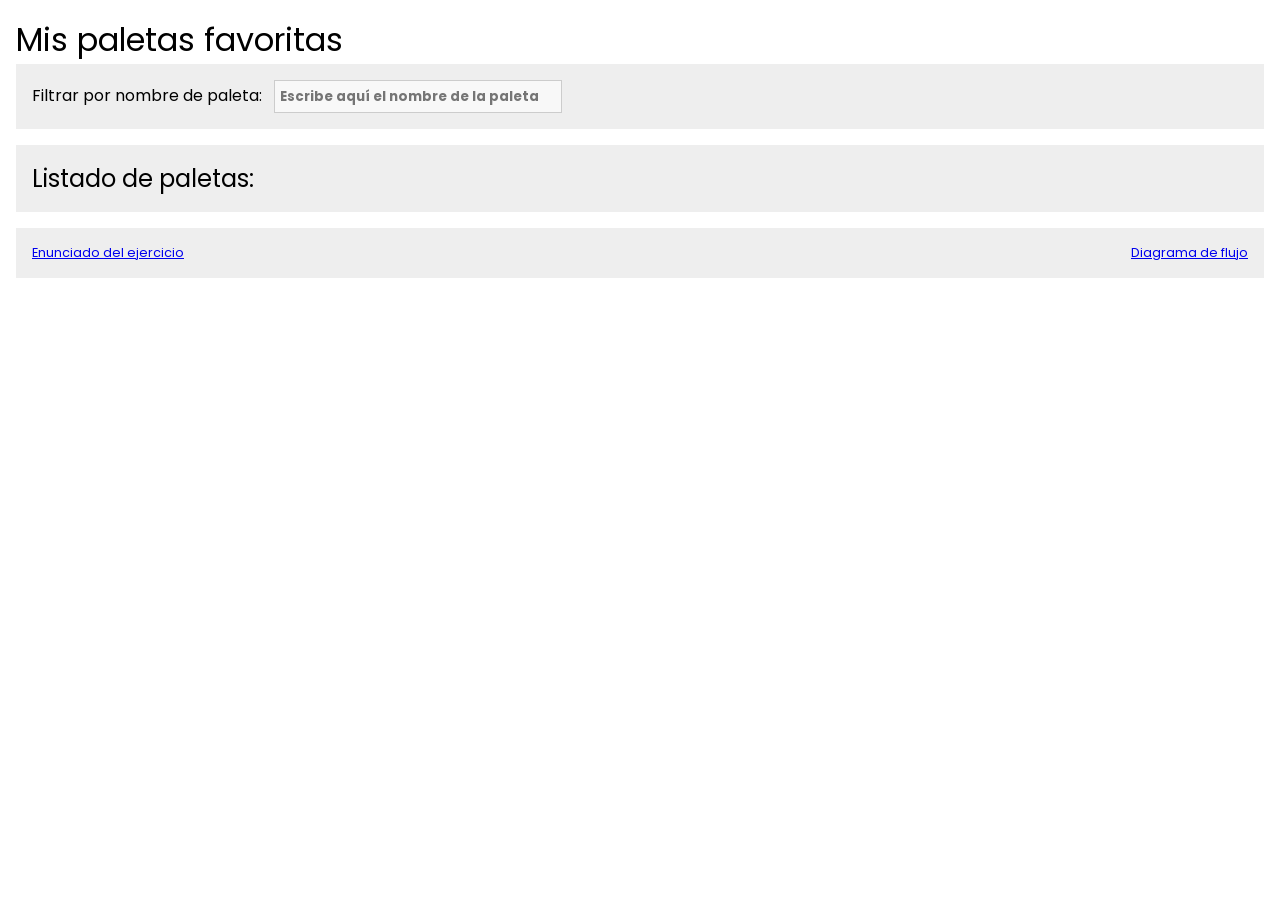
<file: repaso_modulo_02_paletas_equipoFinde/public/index.html>
<!DOCTYPE html>
<html lang="en">
  <head>
    <meta charset="UTF-8" />
    <meta name="viewport" content="width=device-width, initial-scale=1.0" />
    <meta http-equiv="X-UA-Compatible" content="ie=edge" />
    <link rel="stylesheet" href="./assets/css/main.css" />
    <title>Adalab: Repaso final del módulo 2</title>
  </head>

  <body class="page">
    <header>
      <h1>Mis paletas favoritas</h1>
    </header>

    <main>
      <div class="filter">
        <form class="js-form">
          <label class="filter__label" for="filter">Filtrar por nombre de paleta:</label>
          <input
            class="filter__input js-filter"
            type="text"
            id="filter"
            placeholder="Escribe aquí el nombre de la paleta"
          />
        </form>
      </div>

      <div class="palettes">
        <h2>Listado de paletas:</h2>
        <ul class="palettes__list js-palettes-container">
        </ul>
      </div>
    </main>
    <footer class="footer">
      <a href="//github.com/Adalab/ejercicios-extra/tree/master/js-ejercicio-de-paletas" target="_blank"
        >Enunciado del ejercicio</a
      >
      <a href="./assets/images/flow-diagram.svg" target="_blank">Diagrama de flujo</a>
    </footer>

    <script src="./assets/js/main.js"></script>
  </body>
</html>
</file>
<file: Modulo 2-leccion 05-ejercicio-04-pair-15/styles.css>
.text {
  background-color: red;
}
.bkGreen {
  background-color: lime;
}
</file>
<file: modulo-1-leccion-01-ejercicio-01-gazpacho-marcjanna/style.css>
body {
  background-color: #f3f4f5;
}

h1 {
  color: black;
  font-family: Arial, sans-serif;
  font-size: 24px;
}

p,
ol,
ul {
  color: #757575;
  font-family: Georgia, "Times New Roman", Times, serif;
  font-size: 18px;
}

.uppercase {
  text-transform: uppercase;
}

.bold {
  font-weight: bold;
}
</file>
<file: modulo-1-leccion-01-ejercicio-06-Berta/style.css>
body {
    background-color: #f3f4f5;
}
h1 {
    color: black;
    font-family: Arial, sans-serif;
    font-size: 24px;
}
h2 {
    color: black;
    font-family: Arial, sans-serif;
    font-size: 24px;
}
h3 {
    color: black;
    font-family: Arial, sans-serif;
    font-size: 24px;
}
p {
    color: #757575;
    font-family: Georgia;
    font-size: 18px;
}
ol {
    color: #757575;
    font-family: Georgia;
    font-size: 18px;
}
ul {
    color: #757575;
    font-family: Georgia;
    font-size: 18px;
}
</file>
<file: modulo-1-leccion-04-ejercicio-04-flexbox-order-marcjanna/style/main.css>
/* body reset */

.reset {
  margin: 0 auto;
  padding: 0;
  max-width: 800px;
}

/* main  structure  */
/* borders & background-color for further playing purposes */

.section {
  width: 800px;
  /* border: 1px solid darkcyan;
  box-sizing: border-box; */
}

.article {
  /* background-color: salmon;
  border: 1px solid sandybrown;  */
  box-sizing: border-box;
  padding: 15px;
  width: 50%;
}

.resize {
  width: 100%;
}

/* flex */

.container {
  display: flex;
  flex-direction: row;
  flex-wrap: wrap;
  justify-content: space-around;
  align-items: center;
}

.item {
}

.featured {
  order: -1;
  width: 100%;
}
</file>
<file: modulo-1-leccion-04-ejercicio-04-order/styles/main.css>
* {
  box-sizing: border-box;
  font-family: Verdana, Geneva, Tahoma, sans-serif;
}

.mainContainer {
  width: 700px;
  margin: auto;
  display: flex;
  flex-flow: row wrap;
  border: solid rebeccapurple 2px;
}
.news {
  width: 50%;
  padding: 10px;
}

.image {
  width: 320px;
  height: 200px;
}
.news5 {
  order: -1;
  width: 200%;
}
.imgWrap {
  width: 100%;
  height: 200px;
  overflow: hidden;
  vertical-align: center;
}
.image5 {
  top: -150px;
}
.image {
  position: relative;
  width: 100%;
  height: auto;
}
</file>
<file: modulo-1-leccion-04-ejercicio-07-composition-with-flex-box/styles/main.css>
* {
  margin: 0;
  padding: 0;
  box-sizing: border-box;
  font-family: "Gill Sans", "Gill Sans MT", Calibri, "Trebuchet MS", sans-serif;
}

.container {
  width: 100%;
  max-width: 840px;
  margin: auto;
  padding-top: 50px;
  display: flex;
  justify-content: space-between;
}
.mainSection {
  display: flex;
}

.title {
  font-size: 1.3em;
  padding-top: 5px;
}

.subTitle {
  padding-bottom: 20px;
  color: lightslategrey;
}
.photo {
  width: 140px;
  height: 140px;
  border-radius: 10%;
  border: 3px solid #15aabf;
}
.name {
  text-transform: capitalize;
}
.menu {
  display: flex;
  flex-direction: column;
  justify-content: space-between;
  margin-left: 10px;
}
.list {
  display: inline-flex;
}
.action {
  list-style: none;
}
.button {
  border-radius: 8px;
  color: white;
  font-size: 0.9em;
  display: inline-block;
  padding: 0.5em 1em;
  margin-bottom: 5px;
  text-decoration: none;
}
.book {
  margin-right: 10px;
}
.button:hover {
  color: black;
}
.book {
  background-color: #15aabf;
}

.budget {
  background-color: palevioletred;
}
.link {
  color: #15aabf;
  font-size: 0.7em;
  font-weight: 600;
  text-decoration: none;
  text-align: right;
  padding: 5px 0 5px 0;
}
.link:hover {
  color: palevioletred;
}
.asideContainer {
  display: flex;
}
.opinionsContainer {
  display: flex;
  flex-direction: column;
}
.opinions {
  display: flex;
  flex-direction: column;
  width: 125px;
  text-align: right;
}
.wrap {
  display: flex;
  flex-direction: column;
  width: 50px;
}
.points {
  display: flex;
  justify-content: center;
  align-items: center;
  font-size: 0.8em;
  font-weight: 900;
  width: 40px;
  height: 40px;
  color: black;
  background-color: #15aabf;
  border-radius: 20%;
  margin-left: 5px;
}

.star {
  width: 30px;
  height: 30px;
  margin: 10px 10px;
  opacity: 50%;
}
</file>
<file: modulo-1-leccion-01-ejercicio-01-sagra/project-folder/styles/main.css>
body{
    background-color: #f3f4f5;
}
title{
    color: black;
    font-family: Arial;
    font-size: 24px;
}
p{
    color: #757575;
    font-family: Georgia;
    font-size: 18px;
}
</file>
<file: repaso_modulo_02_paletas_equipoFinde/public/assets/css/main.css>
@import url("//fonts.googleapis.com/css2?family=Poppins:wght@300&display=swap");
* {
  margin: 0;
  padding: 0;
  box-sizing: border-box;
  font-family: 'Poppins', sans-serif;
  font-weight: normal; }

.page {
  padding: 1rem; }

.filter {
  margin-bottom: 1rem;
  padding: 1rem;
  background-color: #eee; }
  .filter__label {
    margin-right: 0.5rem; }
  .filter__input {
    width: 18rem;
    padding: 0.4rem 0.3rem 0.3rem 0.3rem;
    font-weight: bold;
    background-color: #f8f8f8;
    border: 0.1rem solid #ccc;
    transition: all ease-in-out 1s;
    outline-width: 0; }
    .filter__input:focus {
      background-color: #fff;
      border-color: #000; }

.palettes {
  margin-bottom: 1rem;
  padding: 1rem;
  background-color: #eee; }
  .palettes__list {
    display: flex;
    flex-wrap: wrap;
    list-style: none; }
  .palettes .palette {
    padding-right: 1rem; }
    .palettes .palette__title {
      font-size: 1.2rem; }
    .palettes .palette__colors {
      margin-bottom: 1rem;
      height: 3rem;
      box-sizing: content-box;
      border: solid 0.4rem #ccc;
      cursor: pointer; }
    .palettes .palette__color {
      display: inline-block;
      width: 3rem;
      height: 3rem; }
    .palettes .palette--favorite .palette__colors {
      border-color: #f00; }
    .palettes .palette--hidden {
      opacity: 0.3; }

.footer {
  padding: 1rem;
  background-color: #eee;
  display: flex;
  justify-content: space-between; }
  .footer * {
    font-size: 0.8rem; }

/*# sourceMappingURL=main.css.map */
</file>
